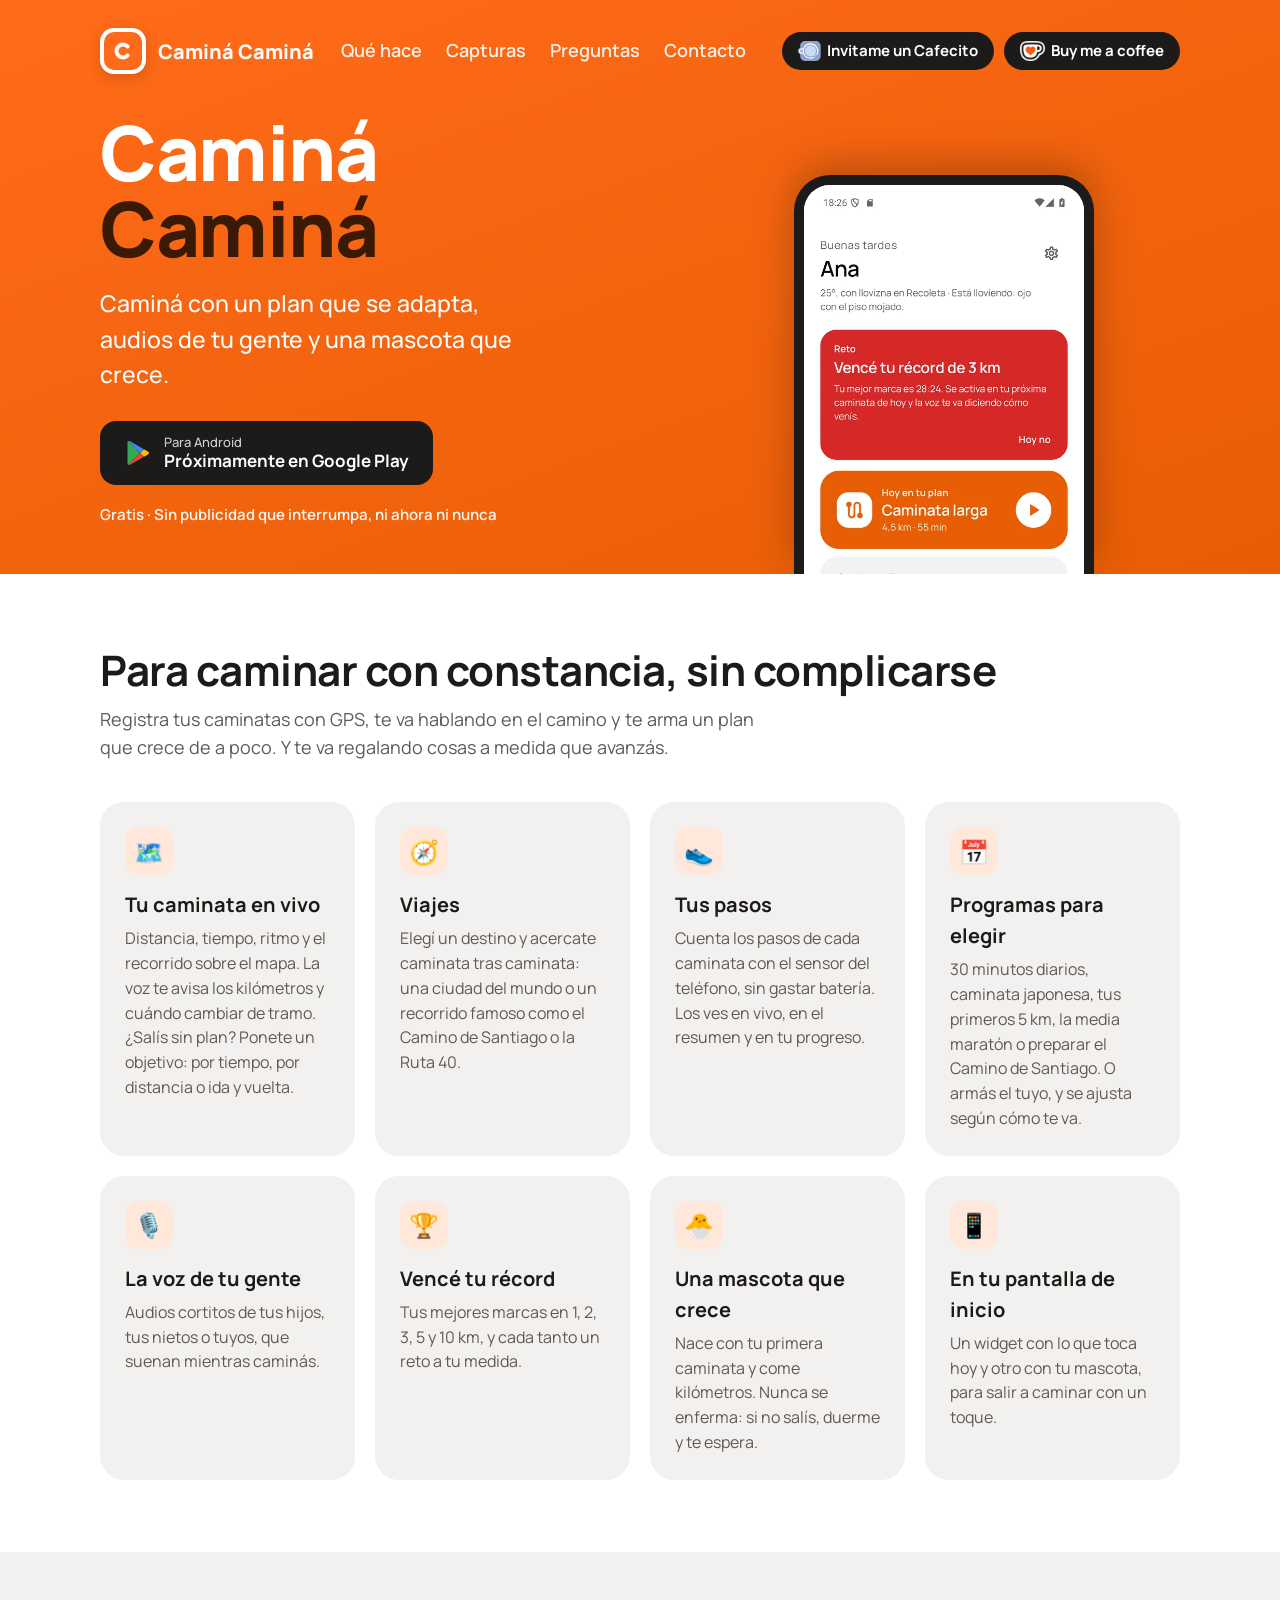
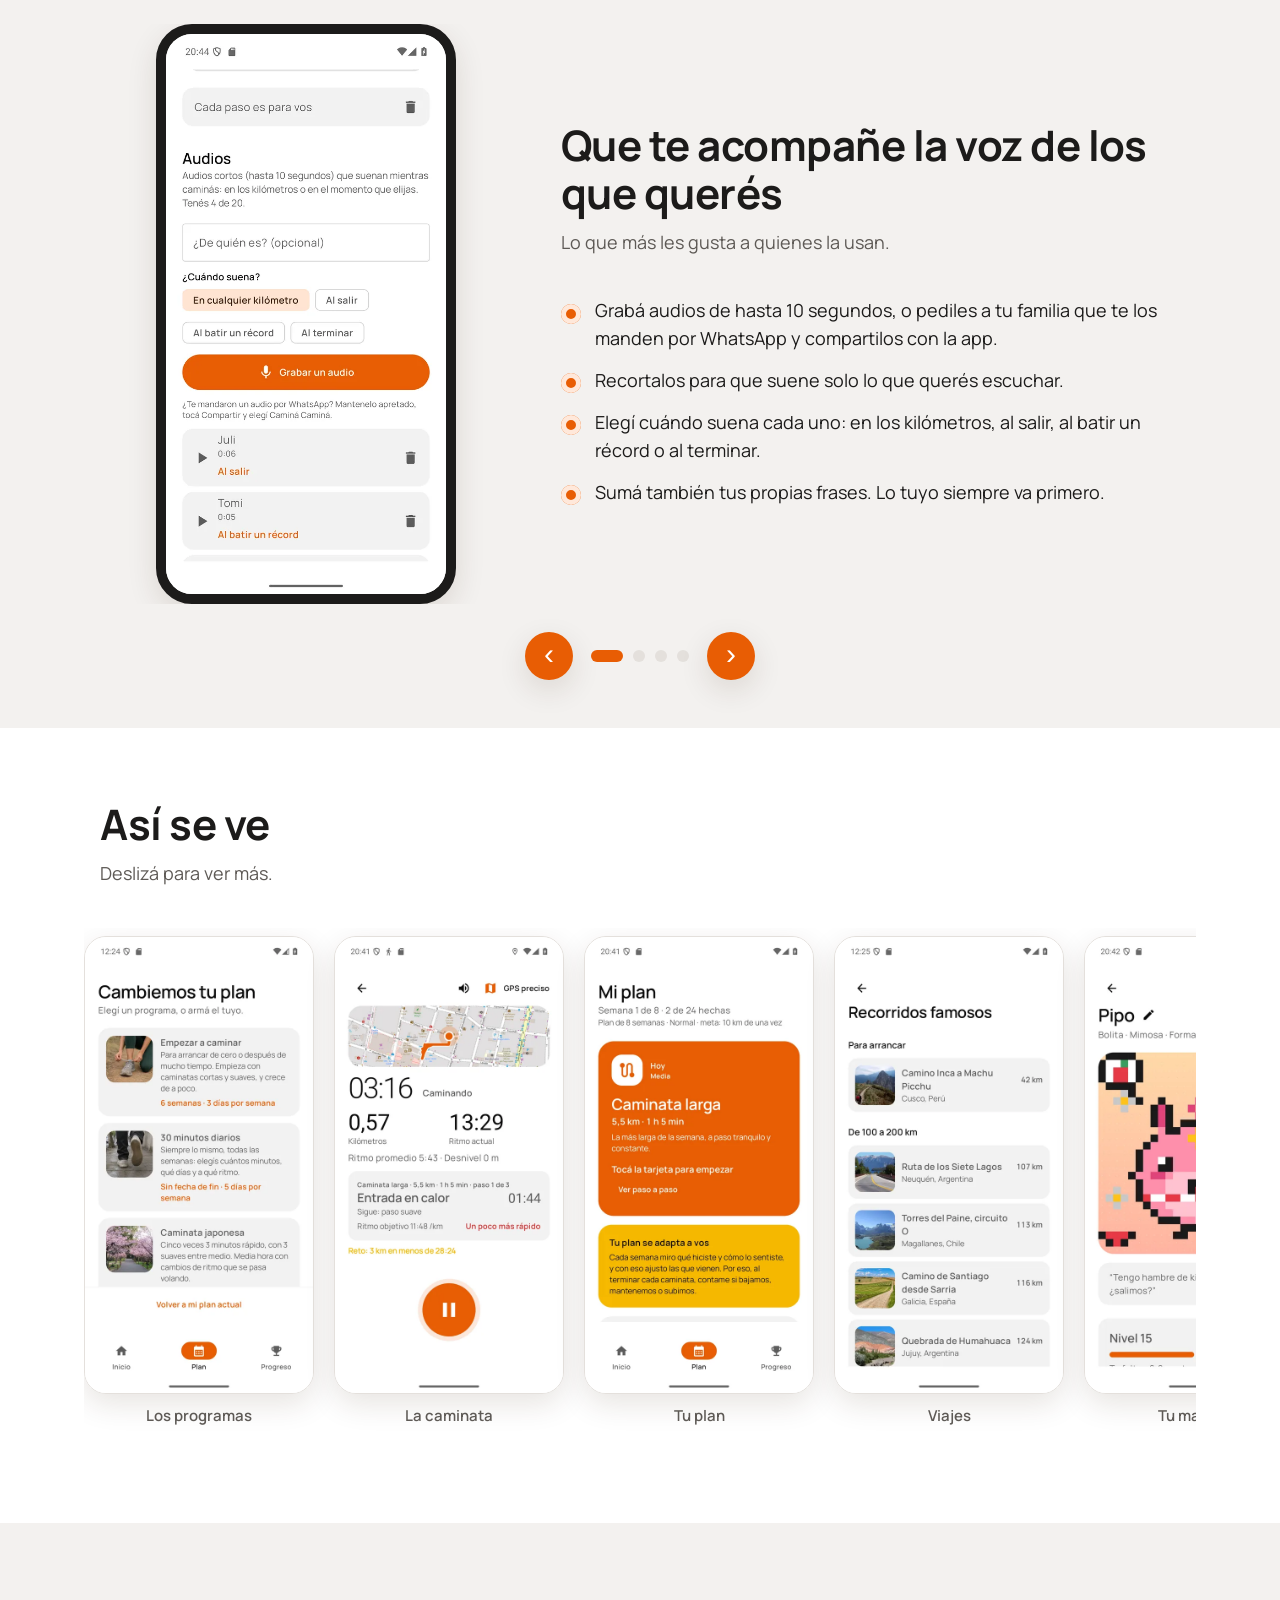
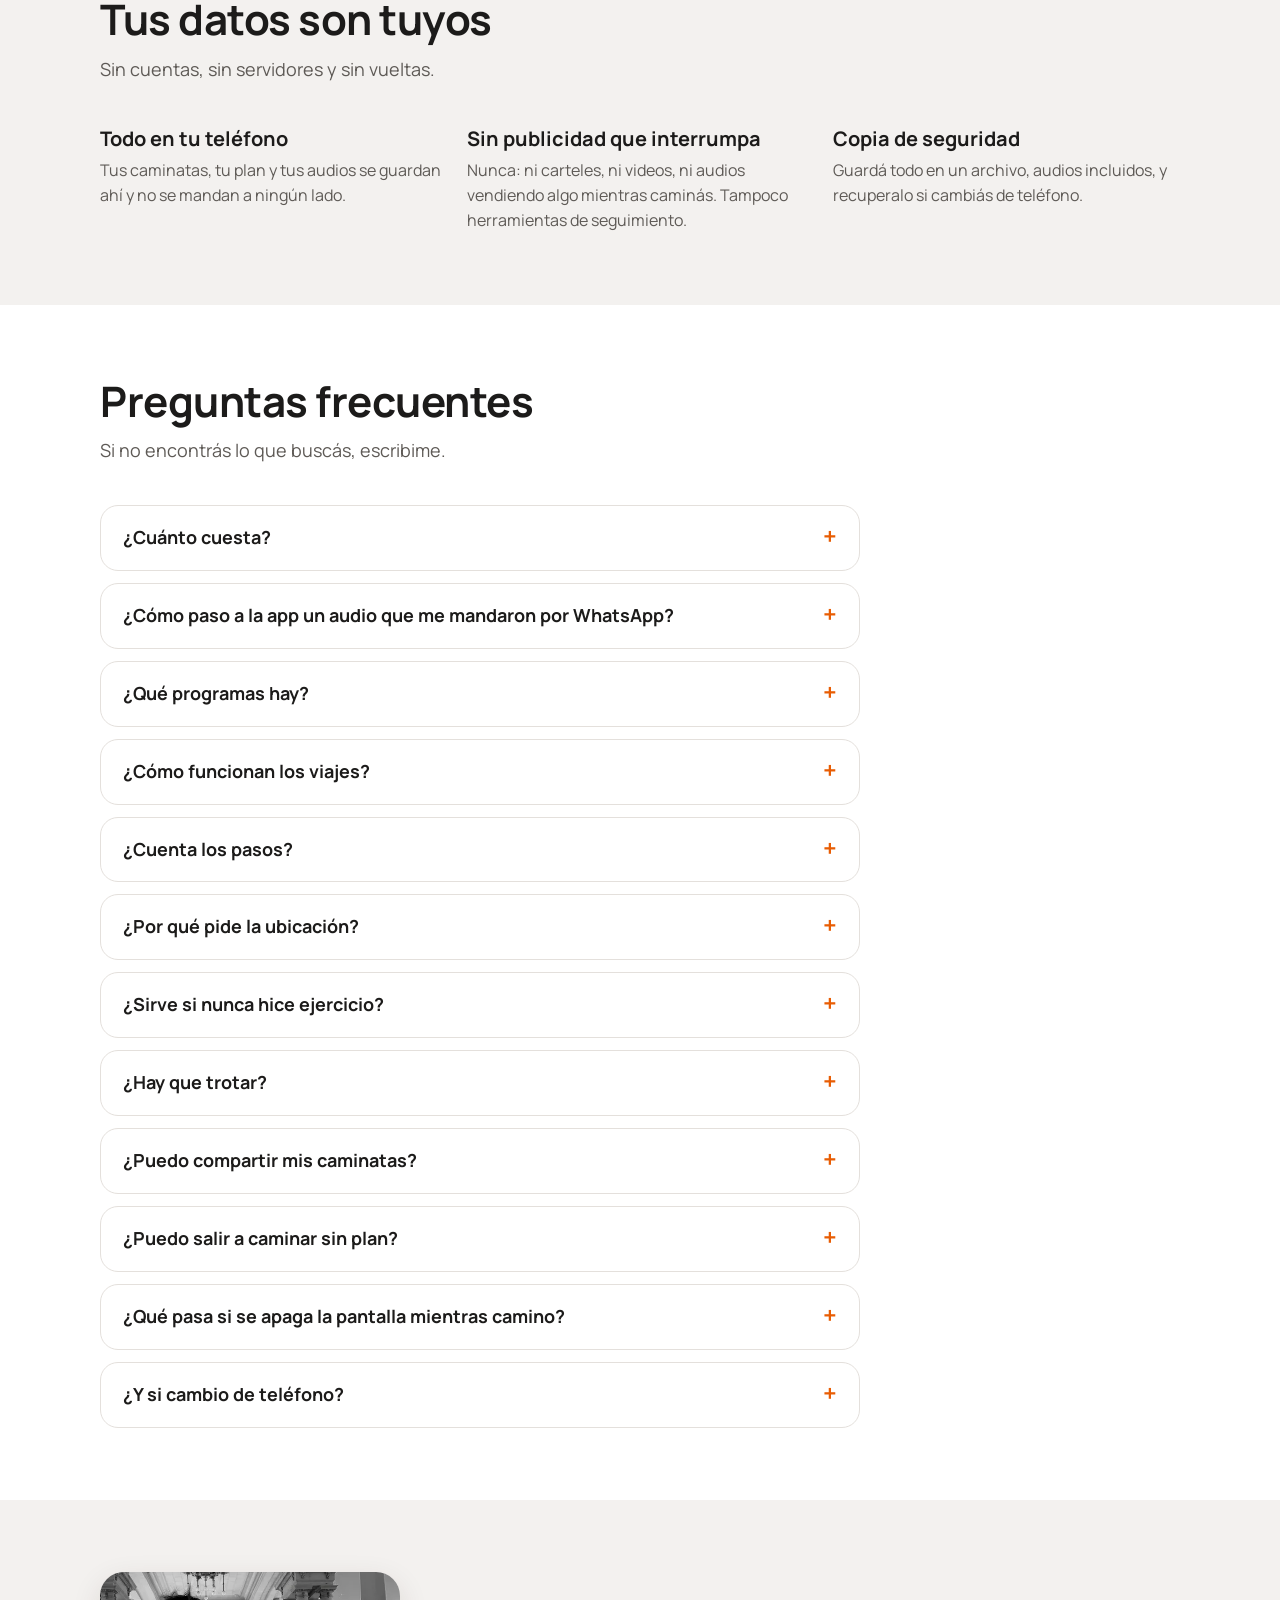
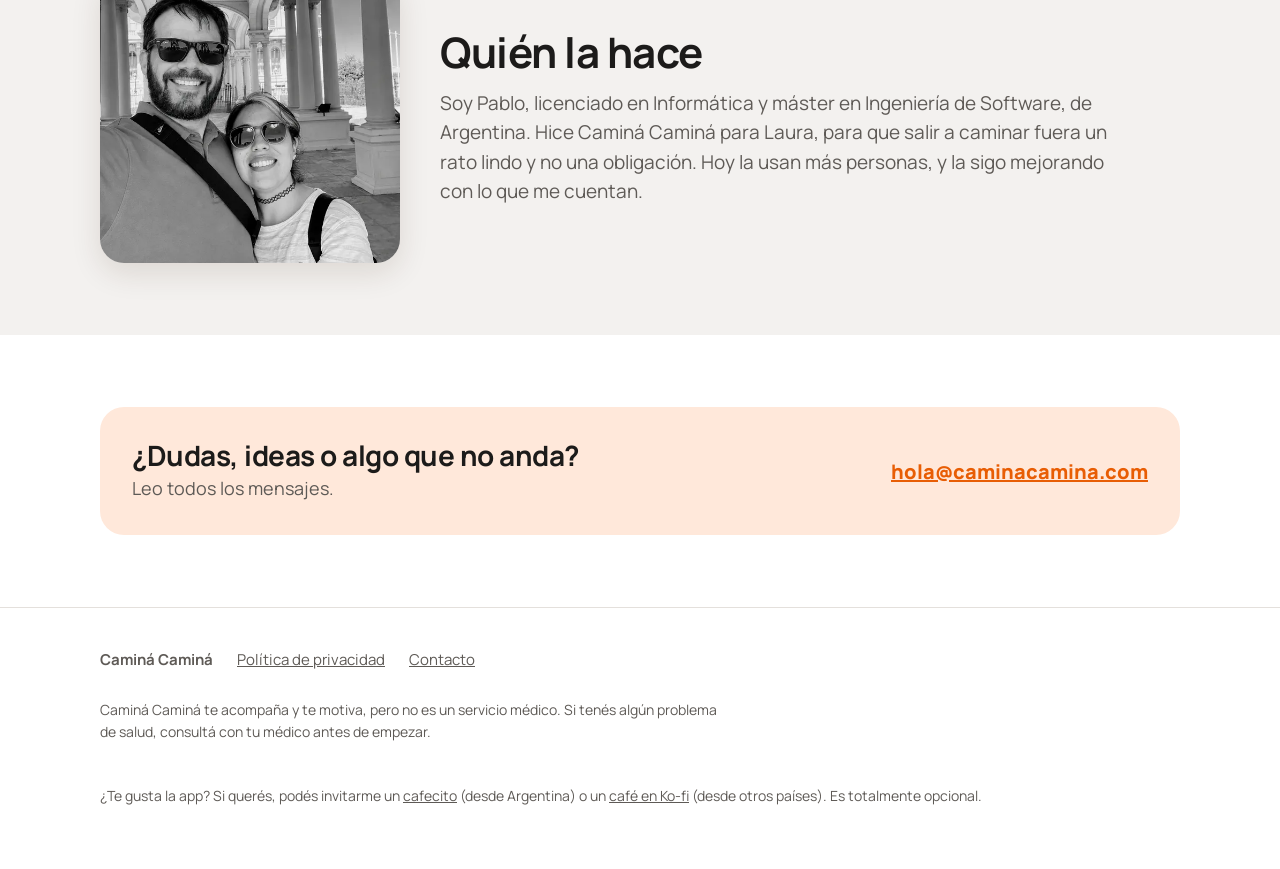
<file: index.html>
<!doctype html>
<html lang="es">
<head>
  <meta charset="utf-8">
  <meta name="viewport" content="width=device-width, initial-scale=1">
  <title>Caminá Caminá · La app para caminar con constancia</title>
  <meta name="description" content="Caminá con un plan que se adapta, audios de tu gente y una mascota que crece. Sin publicidad y con tus datos en tu teléfono.">
  <meta name="theme-color" content="#E85D04">
  <meta property="og:title" content="Caminá Caminá">
  <meta property="og:description" content="Caminá con un plan que se adapta, audios de tu gente y una mascota que crece.">
  <meta property="og:image" content="https://caminacamina.com/img/icono-192.png">
  <meta property="og:url" content="https://caminacamina.com/">
  <link rel="icon" href="favicon.png">
  <link rel="apple-touch-icon" href="apple-touch-icon.png">
  <link rel="stylesheet" href="estilos.css">
</head>
<body>

<header class="portada">
  <div class="ancho">
    <div class="barra">
      <span class="logo"><img src="img/icono-192.png" alt=""></span>
      <span class="marca">Caminá Caminá</span>
      <nav>
        <a href="#que-hace">Qué hace</a>
        <a href="#capturas">Capturas</a>
        <a href="#preguntas">Preguntas</a>
        <a href="#contacto">Contacto</a>
      </nav>
      <!-- Cafecito (desde Argentina) y Ko-fi (desde otros países), con botones propios que combinan con la web. -->
      <div class="cafes">
        <a href="https://cafecito.app/pclaus" rel="noopener" target="_blank" title="Invitame un café en cafecito.app (desde Argentina)"><img src="img/cafecito.svg" alt="" width="22" height="20"> Invitame un Cafecito</a>
        <a href="https://ko-fi.com/pabloclaus" rel="noopener" target="_blank" title="Buy me a coffee at ko-fi.com (desde otros países)"><img src="img/kofi.png" alt="" width="24" height="20"> Buy me a coffee</a>
      </div>
    </div>

    <div class="portada-cuerpo">
      <div>
        <h1>Caminá <span>Caminá</span></h1>
        <p class="bajada">Caminá con un plan que se adapta, audios de tu gente y una mascota que crece.</p>
        <!-- Mientras la app esté en prueba cerrada, el link solo sirve para quienes la prueban. -->
        <a class="boton-play" href="https://play.google.com/store/apps/details?id=ar.com.pclaus.walkthisway">
          <svg viewBox="0 0 24 24" aria-hidden="true"><path fill="#34A853" d="M3.6 1.8 13.8 12 3.6 22.2c-.4-.2-.6-.7-.6-1.2V3c0-.5.2-1 .6-1.2Z"/><path fill="#FBBC04" d="m17.1 8.7-3.3 3.3 3.3 3.3 3.8-2.2c.7-.4.7-1.8 0-2.2l-3.8-2.2Z"/><path fill="#4285F4" d="M3.6 1.8c.3-.2.8-.2 1.2 0l12.3 6.9-3.3 3.3L3.6 1.8Z"/><path fill="#EA4335" d="M13.8 12l3.3 3.3-12.3 6.9c-.4.2-.9.2-1.2 0L13.8 12Z"/></svg>
          <span><small>Para Android</small>Próximamente en Google Play</span>
        </a>
        <p class="sin-publicidad">Gratis · Sin publicidad que interrumpa, ni ahora ni nunca</p>
      </div>
      <div class="telefono">
        <img src="img/inicio.webp" alt="Pantalla de inicio de Caminá Caminá: el reto del día, la caminata que toca y la mascota" width="540" height="1080">
      </div>
    </div>
  </div>
</header>

<main>

<section id="que-hace">
  <div class="ancho">
    <h2>Para caminar con constancia, sin complicarse</h2>
    <p class="intro">Registra tus caminatas con GPS, te va hablando en el camino y te arma un plan que crece de a poco. Y te va regalando cosas a medida que avanzás.</p>
    <div class="tarjetas">
      <div class="tarjeta">
        <div class="icono" aria-hidden="true">🗺️</div>
        <h3>Tu caminata en vivo</h3>
        <p>Distancia, tiempo, ritmo y el recorrido sobre el mapa. La voz te avisa los kilómetros y cuándo cambiar de tramo. ¿Salís sin plan? Ponete un objetivo: por tiempo, por distancia o ida y vuelta.</p>
      </div>
      <div class="tarjeta">
        <div class="icono" aria-hidden="true">🧭</div>
        <h3>Viajes</h3>
        <p>Elegí un destino y acercate caminata tras caminata: una ciudad del mundo o un recorrido famoso como el Camino de Santiago o la Ruta 40.</p>
      </div>
      <div class="tarjeta">
        <div class="icono" aria-hidden="true">👟</div>
        <h3>Tus pasos</h3>
        <p>Cuenta los pasos de cada caminata con el sensor del teléfono, sin gastar batería. Los ves en vivo, en el resumen y en tu progreso.</p>
      </div>
      <div class="tarjeta">
        <div class="icono" aria-hidden="true">📅</div>
        <h3>Programas para elegir</h3>
        <p>30 minutos diarios, caminata japonesa, tus primeros 5 km, la media maratón o preparar el Camino de Santiago. O armás el tuyo, y se ajusta según cómo te va.</p>
      </div>
      <div class="tarjeta">
        <div class="icono" aria-hidden="true">🎙️</div>
        <h3>La voz de tu gente</h3>
        <p>Audios cortitos de tus hijos, tus nietos o tuyos, que suenan mientras caminás.</p>
      </div>
      <div class="tarjeta">
        <div class="icono" aria-hidden="true">🏆</div>
        <h3>Vencé tu récord</h3>
        <p>Tus mejores marcas en 1, 2, 3, 5 y 10 km, y cada tanto un reto a tu medida.</p>
      </div>
      <div class="tarjeta">
        <div class="icono" aria-hidden="true">🐣</div>
        <h3>Una mascota que crece</h3>
        <p>Nace con tu primera caminata y come kilómetros. Nunca se enferma: si no salís, duerme y te espera.</p>
      </div>
      <div class="tarjeta">
        <div class="icono" aria-hidden="true">📱</div>
        <h3>En tu pantalla de inicio</h3>
        <p>Un widget con lo que toca hoy y otro con tu mascota, para salir a caminar con un toque.</p>
      </div>
    </div>
  </div>
</section>

<section class="gris carrusel" aria-roledescription="carrusel" aria-label="Lo que hace la app">
  <div class="diapositivas" tabindex="0">
      <div class="ancho destacado diapositiva">
        <div class="telefono">
          <img src="img/audios.webp" alt="Pantalla de audios: grabar uno, elegir cuándo suena y la lista de audios guardados" width="540" height="1080" loading="lazy">
        </div>
        <div>
          <h2>Que te acompañe la voz de los que querés</h2>
          <p class="intro">Lo que más les gusta a quienes la usan.</p>
          <ul>
          <li>Grabá audios de hasta 10 segundos, o pediles a tu familia que te los manden por WhatsApp y compartilos con la app.</li>
          <li>Recortalos para que suene solo lo que querés escuchar.</li>
          <li>Elegí cuándo suena cada uno: en los kilómetros, al salir, al batir un récord o al terminar.</li>
          <li>Sumá también tus propias frases. Lo tuyo siempre va primero.</li>
          </ul>
        </div>
      </div>
      <div class="ancho destacado diapositiva" aria-hidden="true">
        <div class="telefono">
          <img src="img/programas.webp" alt="Los programas para elegir: Empezar a caminar, 30 minutos diarios, Caminata japonesa y más" width="540" height="1080" loading="lazy">
        </div>
        <div>
          <h2>Un programa a tu medida</h2>
          <p class="intro">Elegí uno con nombre, o armá el tuyo.</p>
          <ul>
          <li>30 minutos diarios: elegís los minutos, los días y el ritmo, y es siempre igual.</li>
          <li>Caminata japonesa: cinco veces 3 minutos rápido, con 3 suaves entre medio.</li>
          <li>Tus primeros 5 km, 10 km, la media maratón o preparar el Camino de Santiago.</li>
          <li>La voz te guía cada tramo, y el plan se ajusta según cómo te sentís.</li>
          </ul>
        </div>
      </div>
      <div class="ancho destacado diapositiva" aria-hidden="true">
        <div class="telefono">
          <img src="img/viajes.webp" alt="Recorridos famosos de Viajes, con sus fotos" width="540" height="1080" loading="lazy">
        </div>
        <div>
          <h2>Viajá caminando</h2>
          <p class="intro">Cada caminata te acerca a un destino.</p>
          <ul>
          <li>Elegí una ciudad del mundo, en línea recta desde donde estás.</li>
          <li>O un recorrido famoso: el Camino Inca, el Camino de Santiago, la Ruta 40, la Quebrada de Humahuaca y más.</li>
          <li>Al terminar, la voz te dice cuánto falta o a qué parada llegaste.</li>
          <li>Mirá el camino en el mapa y compartí tu avance.</li>
          </ul>
        </div>
      </div>
      <div class="ancho destacado diapositiva" aria-hidden="true">
        <div class="telefono">
          <img src="img/objetivo.webp" alt="Caminata libre con objetivo: ida y vuelta de 30 minutos" width="540" height="1080" loading="lazy">
        </div>
        <div>
          <h2>Salí con un objetivo</h2>
          <p class="intro">Aunque no tengas plan.</p>
          <ul>
          <li>Por tiempo o por distancia: la voz te avisa la mitad y cuánto falta.</li>
          <li>Ida y vuelta: a la mitad te avisa que pegues la vuelta, así no terminás lejos de casa.</li>
          <li>A paso rápido: si aflojás, un empujoncito.</li>
          <li>Al llegar no se corta: lo que sigas caminando también suma.</li>
          </ul>
        </div>
      </div>
  </div>
  <div class="ancho controles">
    <button class="flecha" data-dir="-1" aria-label="Anterior">‹</button>
    <div class="puntos" role="tablist"></div>
    <button class="flecha" data-dir="1" aria-label="Siguiente">›</button>
  </div>
</section>

<section id="capturas">
  <div class="ancho">
    <h2>Así se ve</h2>
    <p class="intro">Deslizá para ver más.</p>
    <div class="galeria">
      <figure><img src="img/programas.webp" alt="Los programas para elegir: Empezar a caminar, 30 minutos diarios, Caminata japonesa y más" width="540" height="1080" loading="lazy"><figcaption>Los programas</figcaption></figure>
      <figure><img src="img/caminata.webp" alt="Caminata en curso con el mapa, el tramo guiado y el reto" width="540" height="1080" loading="lazy"><figcaption>La caminata</figcaption></figure>
      <figure><img src="img/plan.webp" alt="El plan con la caminata de hoy" width="540" height="1080" loading="lazy"><figcaption>Tu plan</figcaption></figure>
      <figure><img src="img/viajes.webp" alt="Recorridos famosos de Viajes, con sus fotos: Camino Inca, Siete Lagos, Torres del Paine y más" width="540" height="1080" loading="lazy"><figcaption>Viajes</figcaption></figure>
      <figure><img src="img/mascota.webp" alt="La mascota en pixel art" width="540" height="1080" loading="lazy"><figcaption>Tu mascota</figcaption></figure>
      <figure><img src="img/progreso.webp" alt="Calendario de 12 semanas y evolución de kilómetros y ritmo" width="540" height="1080" loading="lazy"><figcaption>Tu progreso</figcaption></figure>
      <figure><img src="img/widgets.webp" alt="Los widgets en la pantalla de inicio del teléfono" width="540" height="1080" loading="lazy"><figcaption>Los widgets</figcaption></figure>
      <figure><img src="img/inicio.webp" alt="Pantalla de inicio de la app" width="540" height="1080" loading="lazy"><figcaption>El inicio</figcaption></figure>
    </div>
  </div>
</section>

<section class="gris">
  <div class="ancho">
    <h2>Tus datos son tuyos</h2>
    <p class="intro">Sin cuentas, sin servidores y sin vueltas.</p>
    <div class="datos">
      <div class="dato"><strong>Todo en tu teléfono</strong><p>Tus caminatas, tu plan y tus audios se guardan ahí y no se mandan a ningún lado.</p></div>
      <div class="dato"><strong>Sin publicidad que interrumpa</strong><p>Nunca: ni carteles, ni videos, ni audios vendiendo algo mientras caminás. Tampoco herramientas de seguimiento.</p></div>
      <div class="dato"><strong>Copia de seguridad</strong><p>Guardá todo en un archivo, audios incluidos, y recuperalo si cambiás de teléfono.</p></div>
    </div>
  </div>
</section>

<section id="preguntas">
  <div class="ancho">
    <h2>Preguntas frecuentes</h2>
    <p class="intro">Si no encontrás lo que buscás, escribime.</p>
    <div class="preguntas">
      <details>
        <summary>¿Cuánto cuesta?</summary>
        <p>Nada. Es gratis y no tiene publicidad.</p>
      </details>
      <details id="audio-whatsapp">
        <summary>¿Cómo paso a la app un audio que me mandaron por WhatsApp?</summary>
        <p>En WhatsApp, mantené apretado el audio, tocá Compartir y elegí Caminá Caminá. Ahí lo escuchás, lo recortás si querés, le ponés de quién es y elegís cuándo suena.</p>
      </details>
      <details id="programas">
        <summary>¿Qué programas hay?</summary>
        <p>En Plan elegís uno: Empezar a caminar (6 semanas), 30 minutos diarios (elegís los minutos, los días y el ritmo, y es siempre igual), Caminata japonesa (cinco veces 3 minutos rápido con 3 suaves entre medio), Mis primeros 5 km, 10 km caminando, Media maratón caminando (16 semanas) y Preparar el Camino de Santiago (con dos caminatas largas seguidas el fin de semana). También podés armar el tuyo. Y si salís sin plan, podés ponerte un objetivo por tiempo, por distancia o de ida y vuelta.</p>
      </details>
      <details id="viajes">
        <summary>¿Cómo funcionan los viajes?</summary>
        <p>En Progreso → Viajes elegís un destino: una ciudad (la distancia es en línea recta desde donde estás) o un recorrido famoso, como el Camino Inca, el Camino de Santiago, el Muro de Adriano o la Ruta 40, con sus paradas. Cada caminata suma, y al terminar la voz te dice cuánto falta o a qué parada llegaste. Podés ver el camino en el mapa y compartir tu avance. Es opcional.</p>
      </details>
      <details>
        <summary>¿Cuenta los pasos?</summary>
        <p>Sí, con el contador de pasos del teléfono, el mismo que usan las apps de salud. Solo durante la caminata, y los pasos quedan en tu teléfono. Si no diste el permiso, lo activás en Ajustes → Contar pasos.</p>
      </details>
      <details>
        <summary>¿Por qué pide la ubicación?</summary>
        <p>Para medir la caminata: distancia, ritmo y recorrido. La usa solo mientras caminás, con un aviso a la vista. Para el clima usa una zona aproximada, y eso se puede apagar.</p>
      </details>
      <details>
        <summary>¿Sirve si nunca hice ejercicio?</summary>
        <p>Sí. El plan arranca suave y se adapta a cómo te sentís. Si tenés algún problema de salud, consultá con tu médico antes de empezar.</p>
      </details>
      <details>
        <summary>¿Hay que trotar?</summary>
        <p>No. Es una app para caminar: los entrenamientos y los retos son todos caminando, a tu ritmo.</p>
      </details>
      <details id="compartir">
        <summary>¿Puedo compartir mis caminatas?</summary>
        <p>Sí. Al terminar, tocá Compartir: sale una imagen con tu recorrido, los kilómetros y el tiempo, con el mapa de fondo o sin él (con el mapa se ve más o menos por dónde caminás). También podés compartir una imagen de tu mascota y el avance de tu viaje. Se mandan como foto, por WhatsApp o donde quieras.</p>
      </details>
      <details id="objetivo">
        <summary>¿Puedo salir a caminar sin plan?</summary>
        <p>Claro. Tocá Salir a caminar y, si querés, elegí un objetivo: por tiempo (20 a 60 minutos), por distancia (2 a 8 km) o ida y vuelta, que a la mitad te avisa que pegues la vuelta para no terminar lejos de casa. También podés ir a paso rápido: si aflojás, la voz te da un empujoncito. Al llegar no se corta: seguís hasta que toques Terminar.</p>
      </details>
      <details id="pantalla-apagada">
        <summary>¿Qué pasa si se apaga la pantalla mientras camino?</summary>
        <p>La caminata sigue. Pero algunos teléfonos, para ahorrar batería, frenan las apps cuando la pantalla está apagada, y la caminata puede cortarse o medir mal. Por eso la app te pide una vez quitarle esa restricción. Si no lo aceptaste, lo podés hacer cuando quieras desde Ajustes → Batería.</p>
      </details>
      <details>
        <summary>¿Y si cambio de teléfono?</summary>
        <p>Desde Ajustes guardás una copia de seguridad en un archivo y la recuperás en el teléfono nuevo, con tus caminatas, tu mascota y tus audios.</p>
      </details>
    </div>
  </div>
</section>

<section id="quien" class="gris">
  <div class="ancho quien">
    <img src="img/pablo-y-laura.webp" alt="Pablo y Laura, sonriendo bajo unas columnas" width="560" height="544" loading="lazy">
    <div>
      <h2>Quién la hace</h2>
      <p>Soy Pablo, licenciado en Informática y máster en Ingeniería de Software, de Argentina. Hice Caminá Caminá para Laura, para que salir a caminar fuera un rato lindo y no una obligación. Hoy la usan más personas, y la sigo mejorando con lo que me cuentan.</p>
    </div>
  </div>
</section>

<section id="contacto">
  <div class="ancho">
    <div class="contacto">
      <div>
        <h2>¿Dudas, ideas o algo que no anda?</h2>
        <p>Leo todos los mensajes.</p>
      </div>
      <a class="mail" href="mailto:hola@caminacamina.com">hola@caminacamina.com</a>
    </div>
  </div>
</section>

</main>

<footer>
  <div class="ancho">
    <div class="enlaces">
      <strong>Caminá Caminá</strong>
      <a href="privacidad.html">Política de privacidad</a>
      <a href="mailto:hola@caminacamina.com">Contacto</a>
    </div>
    <p class="salud">Caminá Caminá te acompaña y te motiva, pero no es un servicio médico. Si tenés algún problema de salud, consultá con tu médico antes de empezar.</p>
    <p class="cafecito">¿Te gusta la app? Si querés, podés invitarme un <a href="https://cafecito.app/pclaus">cafecito</a> (desde Argentina) o un <a href="https://ko-fi.com/pabloclaus">café en Ko-fi</a> (desde otros países). Es totalmente opcional.</p>
  </div>
</footer>

<script>
  // El carrusel de funciones: flechas, puntitos y deslizar con el dedo (scroll-snap).
  (function () {
    var c = document.querySelector(".carrusel");
    if (!c) return;
    var pista = c.querySelector(".diapositivas");
    var diapos = [].slice.call(c.querySelectorAll(".diapositiva"));
    var puntos = c.querySelector(".puntos");
    var actual = 0;
    diapos.forEach(function (d, i) {
      var b = document.createElement("button");
      b.setAttribute("role", "tab");
      b.setAttribute("aria-label", "Ver " + d.querySelector("h2").textContent);
      b.addEventListener("click", function () { ir(i); });
      puntos.appendChild(b);
    });
    function marcar(i) {
      actual = i;
      [].forEach.call(puntos.children, function (b, j) { b.setAttribute("aria-selected", j === i ? "true" : "false"); });
      diapos.forEach(function (d, j) { if (j === i) d.removeAttribute("aria-hidden"); else d.setAttribute("aria-hidden", "true"); });
    }
    function ir(i) {
      i = (i + diapos.length) % diapos.length;
      // A la de al lado, deslizando; más lejos (de la última a la primera), de un salto: si no, el
      // navegador a veces corta el deslizamiento a mitad de camino.
      var salto = Math.abs(i - actual) > 1;
      pista.scrollTo({ left: i * pista.clientWidth, behavior: salto ? "auto" : "smooth" });
      marcar(i);
    }
    c.querySelectorAll(".flecha").forEach(function (f) {
      f.addEventListener("click", function () { ir(actual + Number(f.dataset.dir)); });
    });
    pista.addEventListener("keydown", function (e) {
      if (e.key === "ArrowRight") { e.preventDefault(); ir(actual + 1); }
      if (e.key === "ArrowLeft") { e.preventDefault(); ir(actual - 1); }
    });
    var espera;
    pista.addEventListener("scroll", function () {
      clearTimeout(espera);
      espera = setTimeout(function () { marcar(Math.round(pista.scrollLeft / pista.clientWidth)); }, 80);
    });
    marcar(0);
  })();

  // Si se llega con un link a una pregunta (#audio-whatsapp), se abre esa pregunta.
  function abrirPregunta() {
    var id = location.hash.slice(1);
    var d = id && document.getElementById(id);
    if (d && d.tagName === "DETAILS") { d.open = true; d.scrollIntoView({ block: "center" }); }
  }
  window.addEventListener("hashchange", abrirPregunta);
  abrirPregunta();
</script>

</body>
</html>
</file>
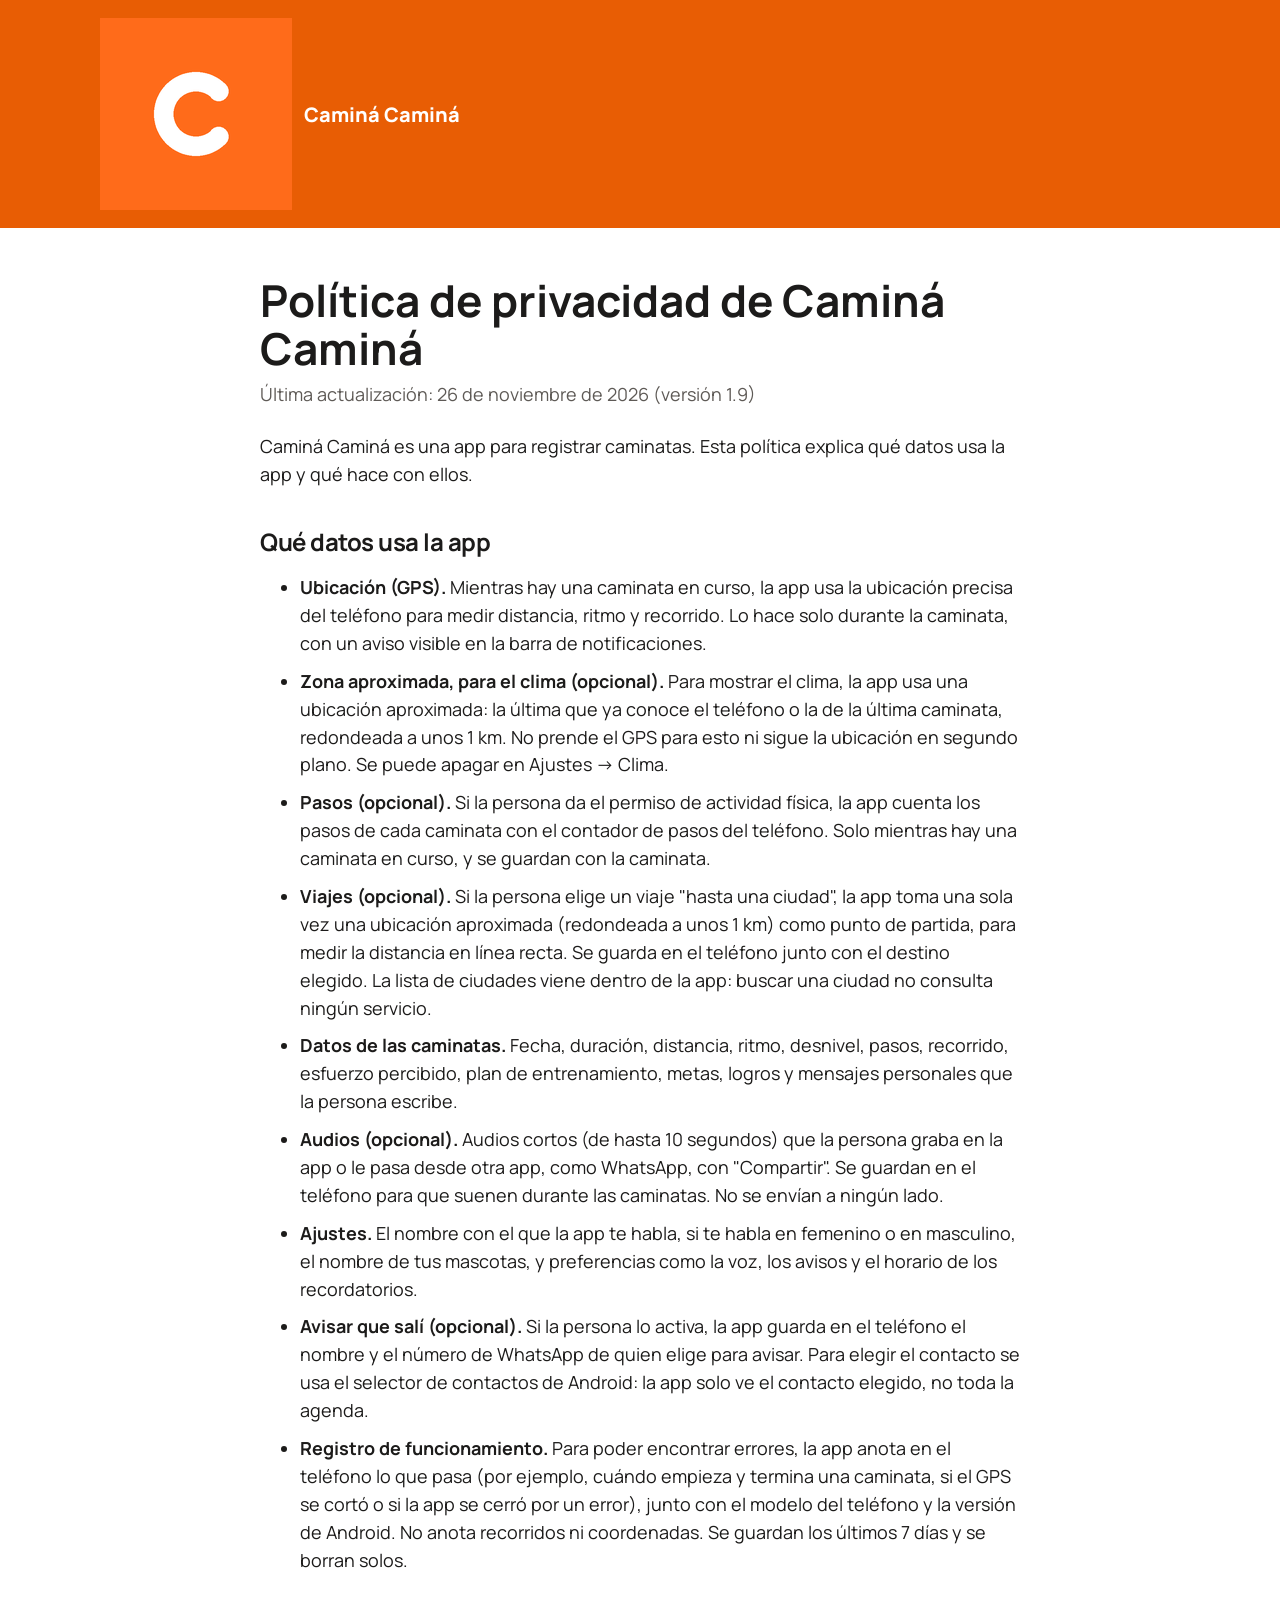
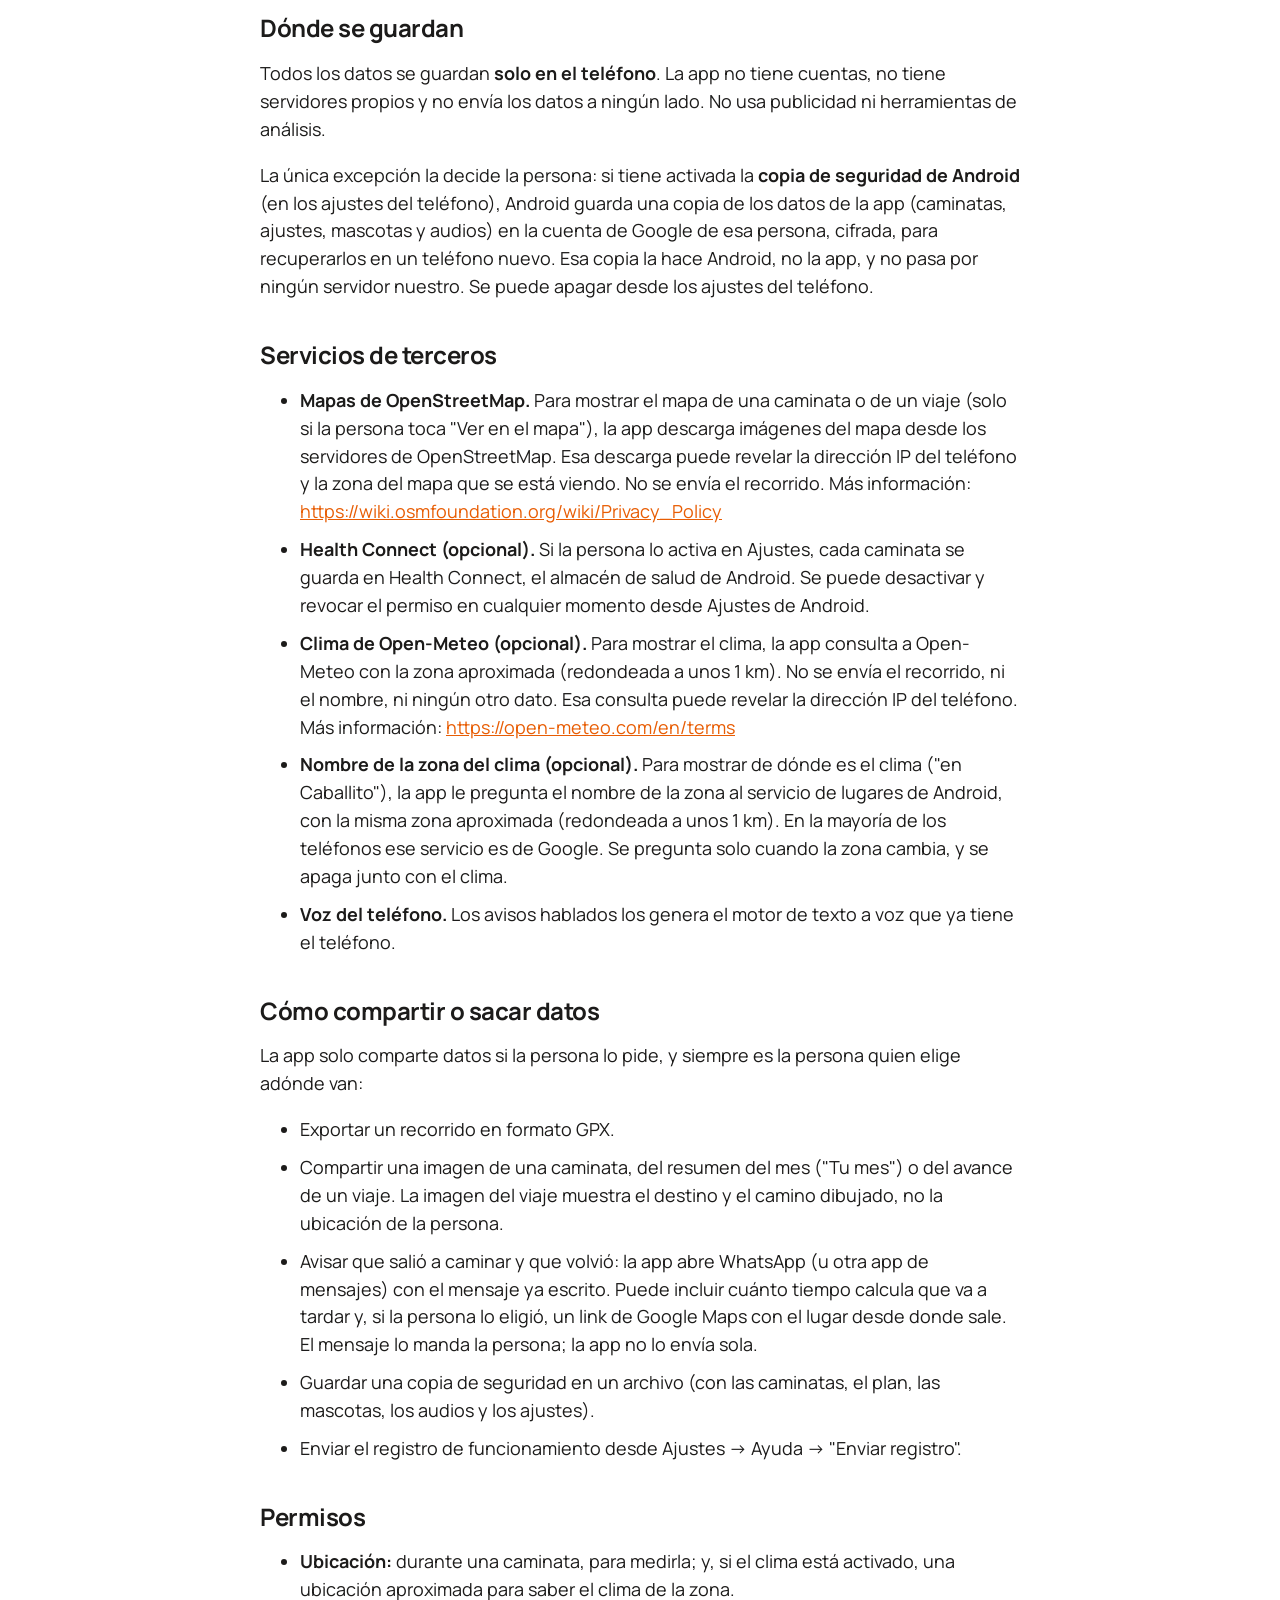
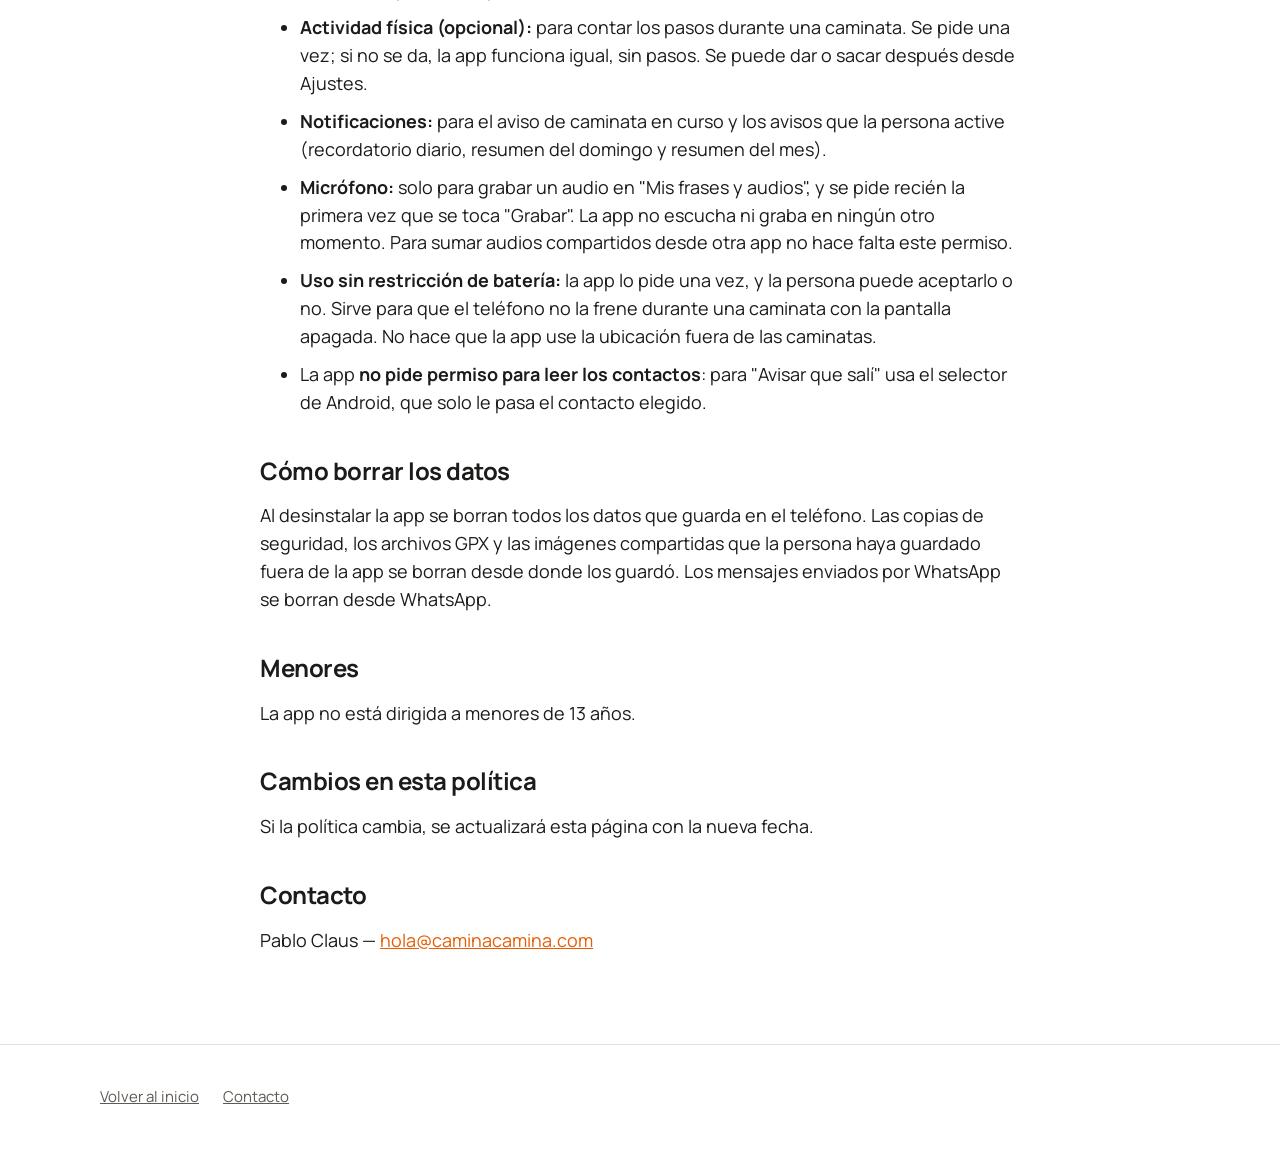
<file: privacidad.html>
<!doctype html>
<html lang="es">
<head>
  <meta charset="utf-8">
  <meta name="viewport" content="width=device-width, initial-scale=1">
  <title>Política de privacidad · Caminá Caminá</title>
  <meta name="description" content="Qué datos usa Caminá Caminá y qué hace con ellos: todo se guarda en tu teléfono.">
  <meta name="theme-color" content="#E85D04">
  <link rel="icon" href="favicon.png">
  <link rel="stylesheet" href="estilos.css">
</head>
<body>
<header class="cabecera-simple">
  <div class="ancho barra">
    <a href="./" class="barra"><img src="img/icono-192.png" alt="">Caminá Caminá</a>
  </div>
</header>
<main class="ancho texto">
<!-- Generada desde docs/politica-de-privacidad.md con web/generar_privacidad.py: no editar a mano. -->
<h1>Política de privacidad de Caminá Caminá</h1>
<p class="fecha">Última actualización: 26 de noviembre de 2026 (versión 1.9)</p>
<p>Caminá Caminá es una app para registrar caminatas. Esta política explica qué datos usa la app y qué hace con ellos.</p>
<h2>Qué datos usa la app</h2>
<ul>
  <li><strong>Ubicación (GPS).</strong> Mientras hay una caminata en curso, la app usa la ubicación precisa del teléfono para medir distancia, ritmo y recorrido. Lo hace solo durante la caminata, con un aviso visible en la barra de notificaciones.</li>
  <li><strong>Zona aproximada, para el clima (opcional).</strong> Para mostrar el clima, la app usa una ubicación aproximada: la última que ya conoce el teléfono o la de la última caminata, redondeada a unos 1 km. No prende el GPS para esto ni sigue la ubicación en segundo plano. Se puede apagar en Ajustes → Clima.</li>
  <li><strong>Pasos (opcional).</strong> Si la persona da el permiso de actividad física, la app cuenta los pasos de cada caminata con el contador de pasos del teléfono. Solo mientras hay una caminata en curso, y se guardan con la caminata.</li>
  <li><strong>Viajes (opcional).</strong> Si la persona elige un viaje "hasta una ciudad", la app toma una sola vez una ubicación aproximada (redondeada a unos 1 km) como punto de partida, para medir la distancia en línea recta. Se guarda en el teléfono junto con el destino elegido. La lista de ciudades viene dentro de la app: buscar una ciudad no consulta ningún servicio.</li>
  <li><strong>Datos de las caminatas.</strong> Fecha, duración, distancia, ritmo, desnivel, pasos, recorrido, esfuerzo percibido, plan de entrenamiento, metas, logros y mensajes personales que la persona escribe.</li>
  <li><strong>Audios (opcional).</strong> Audios cortos (de hasta 10 segundos) que la persona graba en la app o le pasa desde otra app, como WhatsApp, con "Compartir". Se guardan en el teléfono para que suenen durante las caminatas. No se envían a ningún lado.</li>
  <li><strong>Ajustes.</strong> El nombre con el que la app te habla, si te habla en femenino o en masculino, el nombre de tus mascotas, y preferencias como la voz, los avisos y el horario de los recordatorios.</li>
  <li><strong>Avisar que salí (opcional).</strong> Si la persona lo activa, la app guarda en el teléfono el nombre y el número de WhatsApp de quien elige para avisar. Para elegir el contacto se usa el selector de contactos de Android: la app solo ve el contacto elegido, no toda la agenda.</li>
  <li><strong>Registro de funcionamiento.</strong> Para poder encontrar errores, la app anota en el teléfono lo que pasa (por ejemplo, cuándo empieza y termina una caminata, si el GPS se cortó o si la app se cerró por un error), junto con el modelo del teléfono y la versión de Android. No anota recorridos ni coordenadas. Se guardan los últimos 7 días y se borran solos.</li>
</ul>
<h2>Dónde se guardan</h2>
<p>Todos los datos se guardan <strong>solo en el teléfono</strong>. La app no tiene cuentas, no tiene servidores propios y no envía los datos a ningún lado. No usa publicidad ni herramientas de análisis.</p>
<p>La única excepción la decide la persona: si tiene activada la <strong>copia de seguridad de Android</strong> (en los ajustes del teléfono), Android guarda una copia de los datos de la app (caminatas, ajustes, mascotas y audios) en la cuenta de Google de esa persona, cifrada, para recuperarlos en un teléfono nuevo. Esa copia la hace Android, no la app, y no pasa por ningún servidor nuestro. Se puede apagar desde los ajustes del teléfono.</p>
<h2>Servicios de terceros</h2>
<ul>
  <li><strong>Mapas de OpenStreetMap.</strong> Para mostrar el mapa de una caminata o de un viaje (solo si la persona toca "Ver en el mapa"), la app descarga imágenes del mapa desde los servidores de OpenStreetMap. Esa descarga puede revelar la dirección IP del teléfono y la zona del mapa que se está viendo. No se envía el recorrido. Más información: <a href="https://wiki.osmfoundation.org/wiki/Privacy_Policy">https://wiki.osmfoundation.org/wiki/Privacy_Policy</a></li>
  <li><strong>Health Connect (opcional).</strong> Si la persona lo activa en Ajustes, cada caminata se guarda en Health Connect, el almacén de salud de Android. Se puede desactivar y revocar el permiso en cualquier momento desde Ajustes de Android.</li>
  <li><strong>Clima de Open-Meteo (opcional).</strong> Para mostrar el clima, la app consulta a Open-Meteo con la zona aproximada (redondeada a unos 1 km). No se envía el recorrido, ni el nombre, ni ningún otro dato. Esa consulta puede revelar la dirección IP del teléfono. Más información: <a href="https://open-meteo.com/en/terms">https://open-meteo.com/en/terms</a></li>
  <li><strong>Nombre de la zona del clima (opcional).</strong> Para mostrar de dónde es el clima ("en Caballito"), la app le pregunta el nombre de la zona al servicio de lugares de Android, con la misma zona aproximada (redondeada a unos 1 km). En la mayoría de los teléfonos ese servicio es de Google. Se pregunta solo cuando la zona cambia, y se apaga junto con el clima.</li>
  <li><strong>Voz del teléfono.</strong> Los avisos hablados los genera el motor de texto a voz que ya tiene el teléfono.</li>
</ul>
<h2>Cómo compartir o sacar datos</h2>
<p>La app solo comparte datos si la persona lo pide, y siempre es la persona quien elige adónde van:</p>
<ul>
  <li>Exportar un recorrido en formato GPX.</li>
  <li>Compartir una imagen de una caminata, del resumen del mes ("Tu mes") o del avance de un viaje. La imagen del viaje muestra el destino y el camino dibujado, no la ubicación de la persona.</li>
  <li>Avisar que salió a caminar y que volvió: la app abre WhatsApp (u otra app de mensajes) con el mensaje ya escrito. Puede incluir cuánto tiempo calcula que va a tardar y, si la persona lo eligió, un link de Google Maps con el lugar desde donde sale. El mensaje lo manda la persona; la app no lo envía sola.</li>
  <li>Guardar una copia de seguridad en un archivo (con las caminatas, el plan, las mascotas, los audios y los ajustes).</li>
  <li>Enviar el registro de funcionamiento desde Ajustes → Ayuda → "Enviar registro".</li>
</ul>
<h2>Permisos</h2>
<ul>
  <li><strong>Ubicación:</strong> durante una caminata, para medirla; y, si el clima está activado, una ubicación aproximada para saber el clima de la zona.</li>
  <li><strong>Actividad física (opcional):</strong> para contar los pasos durante una caminata. Se pide una vez; si no se da, la app funciona igual, sin pasos. Se puede dar o sacar después desde Ajustes.</li>
  <li><strong>Notificaciones:</strong> para el aviso de caminata en curso y los avisos que la persona active (recordatorio diario, resumen del domingo y resumen del mes).</li>
  <li><strong>Micrófono:</strong> solo para grabar un audio en "Mis frases y audios", y se pide recién la primera vez que se toca "Grabar". La app no escucha ni graba en ningún otro momento. Para sumar audios compartidos desde otra app no hace falta este permiso.</li>
  <li><strong>Uso sin restricción de batería:</strong> la app lo pide una vez, y la persona puede aceptarlo o no. Sirve para que el teléfono no la frene durante una caminata con la pantalla apagada. No hace que la app use la ubicación fuera de las caminatas.</li>
  <li>La app <strong>no pide permiso para leer los contactos</strong>: para "Avisar que salí" usa el selector de Android, que solo le pasa el contacto elegido.</li>
</ul>
<h2>Cómo borrar los datos</h2>
<p>Al desinstalar la app se borran todos los datos que guarda en el teléfono. Las copias de seguridad, los archivos GPX y las imágenes compartidas que la persona haya guardado fuera de la app se borran desde donde los guardó. Los mensajes enviados por WhatsApp se borran desde WhatsApp.</p>
<h2>Menores</h2>
<p>La app no está dirigida a menores de 13 años.</p>
<h2>Cambios en esta política</h2>
<p>Si la política cambia, se actualizará esta página con la nueva fecha.</p>
<h2>Contacto</h2>
<p>Pablo Claus — <a href="mailto:hola@caminacamina.com">hola@caminacamina.com</a></p>
</main>
<footer>
  <div class="ancho enlaces">
    <a href="./">Volver al inicio</a>
    <a href="mailto:hola@caminacamina.com">Contacto</a>
  </div>
</footer>
</body>
</html>
</file>
<file: estilos.css>
/* Caminá Caminá: los mismos colores y la misma letra que la app. */
@font-face {
  font-family: "Manrope";
  src: url("fonts/manrope.ttf") format("truetype");
  font-weight: 200 800;
  font-display: swap;
}

:root {
  --naranja: #E85D04;
  --naranja-claro: #FF6B1A;
  --naranja-suave: #FFE8DA;
  --amarillo: #F4B400;
  --fondo: #FFFFFF;
  --fondo-2: #F3F1EF;
  --texto: #1C1B1A;
  --texto-2: #5E5A56;
  --borde: #E4E0DC;
  --sombra: 0 10px 30px rgba(60, 30, 10, .12);
  --radio: 24px;
  color-scheme: light dark;
}

@media (prefers-color-scheme: dark) {
  :root {
    --naranja-suave: #3A2416;
    --fondo: #141210;
    --fondo-2: #1F1C19;
    --texto: #F3EFEB;
    --texto-2: #B9B2AB;
    --borde: #34302C;
    --sombra: 0 10px 30px rgba(0, 0, 0, .4);
  }
}

* { box-sizing: border-box; }

html { scroll-behavior: smooth; }

body {
  margin: 0;
  font-family: "Manrope", system-ui, sans-serif;
  font-size: 18px;
  line-height: 1.55;
  color: var(--texto);
  background: var(--fondo);
  -webkit-text-size-adjust: 100%;
}

img { max-width: 100%; height: auto; display: block; }

a { color: var(--naranja); }

.ancho {
  width: min(1080px, 100% - 32px);
  margin-inline: auto;
}

/* Arriba: el nombre, qué es y el botón de Play. */
.portada {
  background: linear-gradient(160deg, var(--naranja-claro), var(--naranja));
  color: #fff;
  padding: 28px 0 0;
  overflow: hidden;
}

.barra {
  display: flex;
  align-items: center;
  gap: 12px;
  font-weight: 800;
  font-size: 20px;
}

/* El ícono es naranja como el fondo: va sobre un recuadro blanco para que se vea. */
.barra .logo {
  display: grid;
  place-items: center;
  width: 46px;
  height: 46px;
  border-radius: 14px;
  background: #fff;
  box-shadow: 0 4px 14px rgba(58, 26, 5, .18);
  flex: none;
}

.barra .logo img { width: 38px; height: 38px; border-radius: 10px; display: block; }

.barra nav { margin-left: auto; display: flex; gap: 24px; font-size: 18px; font-weight: 600; }

.barra nav a { color: #fff; text-decoration: none; opacity: .9; white-space: nowrap; }

.marca { white-space: nowrap; }

/* Notebooks angostas: si el menú no entra junto a los botones de café, se esconde (está todo más abajo). */
@media (max-width: 1100px) {
  .barra nav { display: none; }
  .cafes { margin-left: auto; }
}

/* Cafecito y Ko-fi, arriba a la derecha, con sus botones oficiales. */
.cafes { margin-left: 24px; display: flex; gap: 10px; align-items: center; }

.cafes a {
  display: inline-flex;
  align-items: center;
  gap: 6px;
  height: 38px;
  padding: 0 16px;
  border-radius: 999px;
  background: #1C1B1A;
  color: #fff;
  font-size: 15px;
  font-weight: 700;
  text-decoration: none;
  white-space: nowrap;
}

.cafes a:hover { background: #000; }

.cafes a img { height: 20px; width: auto; display: block; }

.portada-cuerpo {
  display: grid;
  grid-template-columns: 1.1fr .9fr;
  gap: 32px;
  align-items: end;
  padding-top: 40px;
}

.portada h1 {
  font-size: clamp(44px, 8vw, 76px);
  line-height: 1;
  margin: 0 0 20px;
  font-weight: 800;
  letter-spacing: -1.5px;
}

.portada h1 span { display: block; color: #3A1A05; }

.portada .bajada {
  font-size: clamp(19px, 2.4vw, 23px);
  max-width: 30ch;
  margin: 0 0 28px;
  font-weight: 500;
}

.boton-play {
  display: inline-flex;
  align-items: center;
  gap: 12px;
  background: #1C1B1A;
  color: #fff;
  text-decoration: none;
  padding: 14px 24px;
  border-radius: 16px;
  font-weight: 700;
  font-size: 17px;
  line-height: 1.2;
}

.boton-play small { display: block; font-weight: 500; font-size: 13px; opacity: .8; }

.boton-play svg { width: 28px; height: 28px; flex: none; }

.sin-publicidad {
  margin: 18px 0 48px;
  font-size: 15px;
  font-weight: 600;
  opacity: .95;
}

.telefono {
  width: min(300px, 100%);
  margin: 0 auto;
  border-radius: 36px 36px 0 0;
  border: 10px solid #1C1B1A;
  border-bottom: 0;
  overflow: hidden;
  box-shadow: 0 -10px 40px rgba(0, 0, 0, .25);
  background: #fff;
}

.telefono img { aspect-ratio: 1080 / 1500; object-fit: cover; object-position: top; }

/* Secciones. */
section { padding: 72px 0; }

section.gris { background: var(--fondo-2); }

h2 {
  font-size: clamp(30px, 4.5vw, 42px);
  line-height: 1.15;
  margin: 0 0 12px;
  letter-spacing: -.5px;
}

.intro { color: var(--texto-2); max-width: 60ch; margin: 0 0 40px; }

.tarjetas {
  display: grid;
  grid-template-columns: repeat(4, 1fr);
  gap: 20px;
}

.tarjeta {
  background: var(--fondo);
  border: 1px solid var(--borde);
  border-radius: var(--radio);
  padding: 24px;
}

section:not(.gris) .tarjeta { background: var(--fondo-2); border-color: transparent; }

.tarjeta .icono {
  width: 48px;
  height: 48px;
  border-radius: 14px;
  background: var(--naranja-suave);
  display: grid;
  place-items: center;
  font-size: 24px;
  margin-bottom: 14px;
}

.tarjeta h3 { margin: 0 0 6px; font-size: 20px; }

.tarjeta p { margin: 0; color: var(--texto-2); font-size: 16px; }

/* Lo más lindo: los audios. */
.destacado {
  display: grid;
  grid-template-columns: .8fr 1.2fr;
  gap: 48px;
  align-items: center;
}

.destacado .telefono { border-radius: 36px; border-bottom: 10px solid #1C1B1A; box-shadow: var(--sombra); }

.destacado .telefono img { aspect-ratio: auto; }

.destacado ul { padding: 0; margin: 0; list-style: none; display: grid; gap: 14px; }

.destacado li { padding-left: 34px; position: relative; }

.destacado li::before {
  content: "";
  position: absolute;
  left: 0;
  top: .35em;
  width: 20px;
  height: 20px;
  border-radius: 50%;
  background: var(--naranja);
  box-shadow: inset 0 0 0 5px var(--naranja-suave);
}

/* El carrusel de funciones: una por vez, se pasan con las flechas, los puntitos o deslizando. */
.carrusel { padding-bottom: 48px; }

.diapositivas {
  display: flex;
  overflow-x: auto;
  scroll-snap-type: x mandatory;
  scrollbar-width: none;
  outline: none;
}

.diapositivas::-webkit-scrollbar { display: none; }

.diapositiva {
  flex: 0 0 100%;
  scroll-snap-align: center;
  box-sizing: border-box;
}

/* El ancho de cada diapositiva es el de la pantalla; el contenido queda centrado como el resto de la web. */
.diapositivas > .ancho { width: 100%; max-width: none; padding-inline: max(16px, calc((100% - 1080px) / 2)); margin: 0; }

.controles {
  display: flex;
  align-items: center;
  justify-content: center;
  gap: 18px;
  margin-top: 28px;
}

.flecha {
  width: 48px;
  height: 48px;
  border-radius: 50%;
  border: none;
  background: var(--naranja);
  color: #fff;
  font-size: 30px;
  line-height: 1;
  cursor: pointer;
  display: grid;
  place-items: center;
  padding-bottom: 4px;
  box-shadow: var(--sombra);
}

.flecha:hover { background: var(--naranja-claro); }

.puntos { display: flex; gap: 10px; }

.puntos button {
  width: 12px;
  height: 12px;
  padding: 0;
  border-radius: 50%;
  border: none;
  background: var(--borde);
  cursor: pointer;
  transition: width .2s;
}

.puntos button[aria-selected="true"] { background: var(--naranja); width: 32px; border-radius: 6px; }

/* Las capturas, de costado. */
.galeria {
  display: flex;
  gap: 20px;
  overflow-x: auto;
  scroll-snap-type: x mandatory;
  padding: 8px 16px 24px;
  margin-inline: -16px;
}

.galeria figure {
  flex: 0 0 auto;
  width: 230px;
  margin: 0;
  scroll-snap-align: start;
}

.galeria img {
  border-radius: 22px;
  border: 1px solid var(--borde);
  box-shadow: var(--sombra);
}

.galeria figcaption {
  text-align: center;
  font-size: 15px;
  color: var(--texto-2);
  margin-top: 10px;
  font-weight: 600;
}

/* Preguntas. */
.preguntas { display: grid; gap: 12px; max-width: 760px; }

details {
  background: var(--fondo);
  border: 1px solid var(--borde);
  border-radius: 18px;
  padding: 18px 22px;
}

summary {
  cursor: pointer;
  font-weight: 700;
  list-style: none;
  display: flex;
  justify-content: space-between;
  gap: 16px;
}

summary::-webkit-details-marker { display: none; }

summary::after { content: "+"; color: var(--naranja); font-size: 24px; line-height: 1; }

details[open] summary::after { content: "–"; }

details p { margin: 12px 0 0; color: var(--texto-2); font-size: 17px; }

/* Quién la hace. */
.quien {
  display: grid;
  grid-template-columns: 300px 1fr;
  gap: 40px;
  align-items: center;
}

.quien img { border-radius: var(--radio); box-shadow: var(--sombra); }

.quien p { color: var(--texto-2); font-size: 19px; max-width: 56ch; margin: 0; }

/* Datos y contacto. */
.datos {
  display: grid;
  grid-template-columns: repeat(3, 1fr);
  gap: 20px;
}

.dato strong { display: block; font-size: 20px; margin-bottom: 4px; }

.dato p { margin: 0; color: var(--texto-2); font-size: 16px; }

.contacto {
  background: var(--naranja-suave);
  border-radius: var(--radio);
  padding: 32px;
  display: flex;
  flex-wrap: wrap;
  gap: 16px 32px;
  align-items: center;
  justify-content: space-between;
}

.contacto h2 { font-size: 28px; margin: 0; }

.contacto p { margin: 4px 0 0; color: var(--texto-2); }

.contacto a.mail { font-weight: 800; font-size: 20px; word-break: break-all; }

footer {
  padding: 40px 0 48px;
  color: var(--texto-2);
  font-size: 15px;
  border-top: 1px solid var(--borde);
}

footer .ancho { display: grid; gap: 14px; }

footer .enlaces { display: flex; flex-wrap: wrap; gap: 8px 24px; }

footer a { color: var(--texto-2); }

.cafecito { font-size: 14px; }

.salud { font-size: 14px; max-width: 70ch; }

/* Página de texto (privacidad). */
.texto { max-width: 760px; padding: 48px 0 72px; }

.texto h1 { font-size: clamp(32px, 5vw, 44px); line-height: 1.1; margin: 0 0 8px; }

.texto h2 { font-size: 24px; margin: 40px 0 10px; }

.texto li { margin-bottom: 10px; }

.texto .fecha { color: var(--texto-2); margin: 0 0 24px; }

.cabecera-simple { background: var(--naranja); color: #fff; padding: 18px 0; }

.cabecera-simple a { color: #fff; text-decoration: none; }

/* Teléfono. */
@media (max-width: 820px) {
  body { font-size: 17px; }
  .barra nav { display: none; }
  .cafes { margin-left: auto; gap: 6px; }
  .cafes a { height: 32px; padding: 0 12px; font-size: 14px; }
  .marca { white-space: nowrap; }
  .tarjetas { grid-template-columns: repeat(2, 1fr); }
}

/* En pantallas angostas, arriba solo el ícono: el nombre grande está justo debajo. */
@media (max-width: 440px) {
  .marca { display: none; }
  /* Los dos botones de café, uno abajo del otro si no entran al lado del logo. */
  .cafes { flex-wrap: wrap; justify-content: flex-end; row-gap: 6px; }
  .cafes a { font-size: 13px; padding: 0 10px; height: 30px; }
  .portada-cuerpo { grid-template-columns: 1fr; padding-top: 28px; }
  .sin-publicidad { margin-bottom: 32px; }
  .tarjetas, .datos { grid-template-columns: 1fr; }
  .destacado { grid-template-columns: 1fr; gap: 32px; }
  .quien { grid-template-columns: 1fr; gap: 24px; }
  .quien img { width: min(320px, 100%); }
  .quien p { font-size: 17px; }
  .destacado .telefono { width: min(280px, 100%); }
  /* En el carrusel, el teléfono más chico: así las flechas quedan cerca y se ve que hay más. */
  .carrusel .destacado { gap: 20px; }
  .carrusel .destacado .telefono { width: 200px; margin-inline: auto; }
  .carrusel h2 { font-size: 26px; }
  .carrusel { display: flex; flex-direction: column; padding-top: 24px; }
  .carrusel .controles { order: -1; margin: 0 0 20px; }
  .carrusel .flecha { width: 40px; height: 40px; font-size: 26px; }
  section { padding: 56px 0; }
  .contacto { padding: 24px; }
}
</file>
